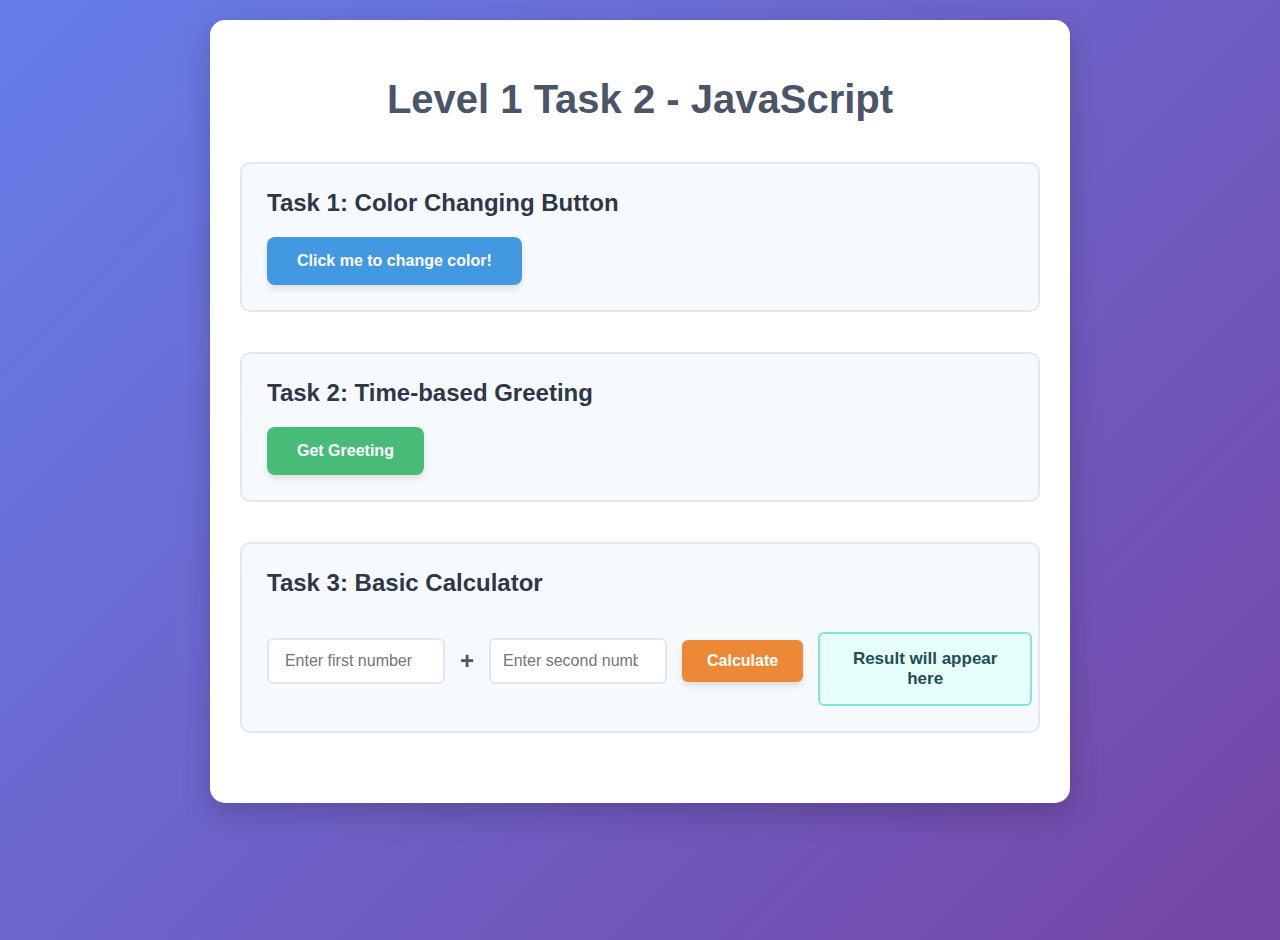
<file: Level1/Task2/index.html>
<!DOCTYPE html>
<html lang="en">
<head>
    <meta charset="UTF-8">
    <meta name="viewport" content="width=device-width, initial-scale=1.0">
    <title>Level 1 Task 2 - JavaScript</title>
    <link rel="stylesheet" href="styles.css">
</head>
<body>
    <div class="container">
        <h1>Level 1 Task 2 - JavaScript</h1>
        
        <!-- Task 1: Color Changing Button -->
        <section class="task">
            <h2>Task 1: Color Changing Button</h2>
            <button id="colorButton" class="color-btn">Click me to change color!</button>
        </section>

        <!-- Task 2: Time-based Greeting -->
        <section class="task">
            <h2>Task 2: Time-based Greeting</h2>
            <button id="greetingButton" class="greeting-btn">Get Greeting</button>
        </section>

        <!-- Task 3: Basic Calculator -->
        <section class="task">
            <h2>Task 3: Basic Calculator</h2>
            <div class="calculator">
                <input type="number" id="num1" placeholder="Enter first number" class="calc-input">
                <span class="operator">+</span>
                <input type="number" id="num2" placeholder="Enter second number" class="calc-input">
                <button id="calculateButton" class="calc-btn">Calculate</button>
                <div id="result" class="result">Result will appear here</div>
            </div>
        </section>
    </div>

    <script src="script.js"></script>
</body>
</html>
</file>
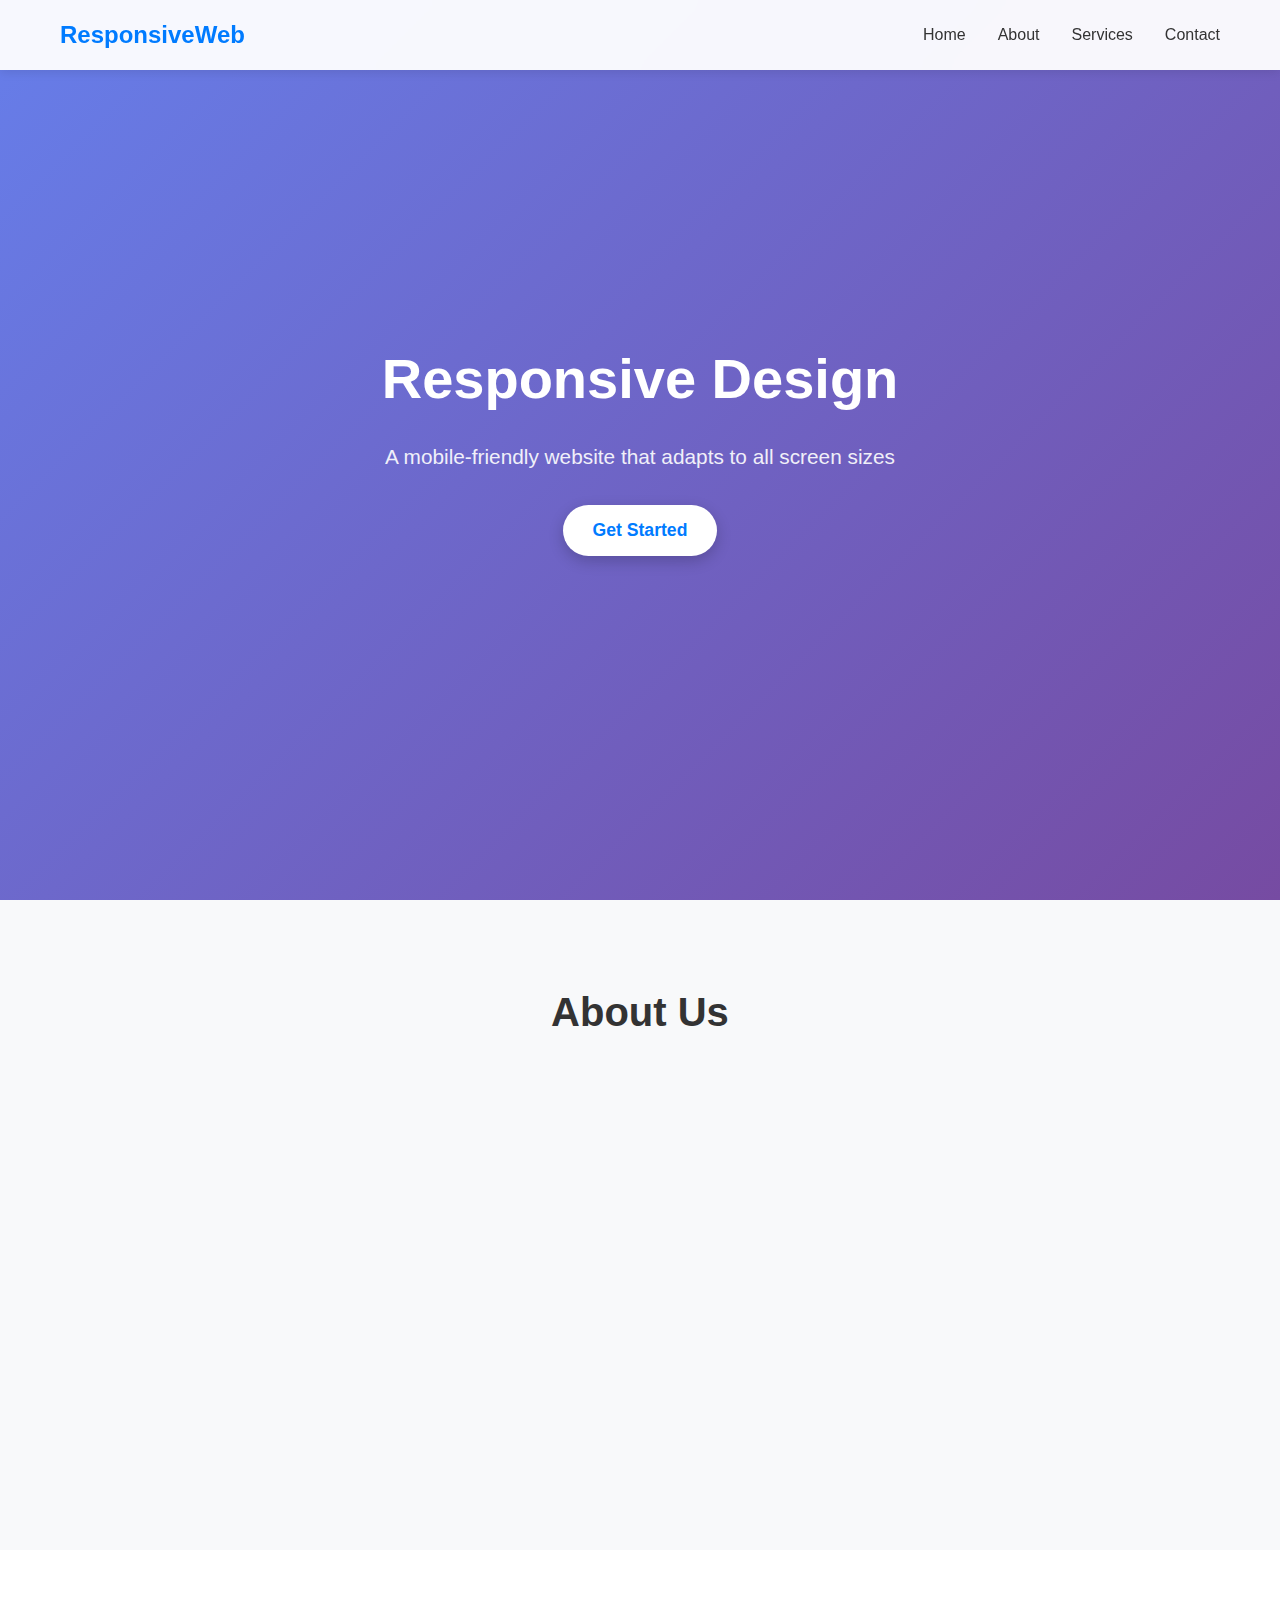
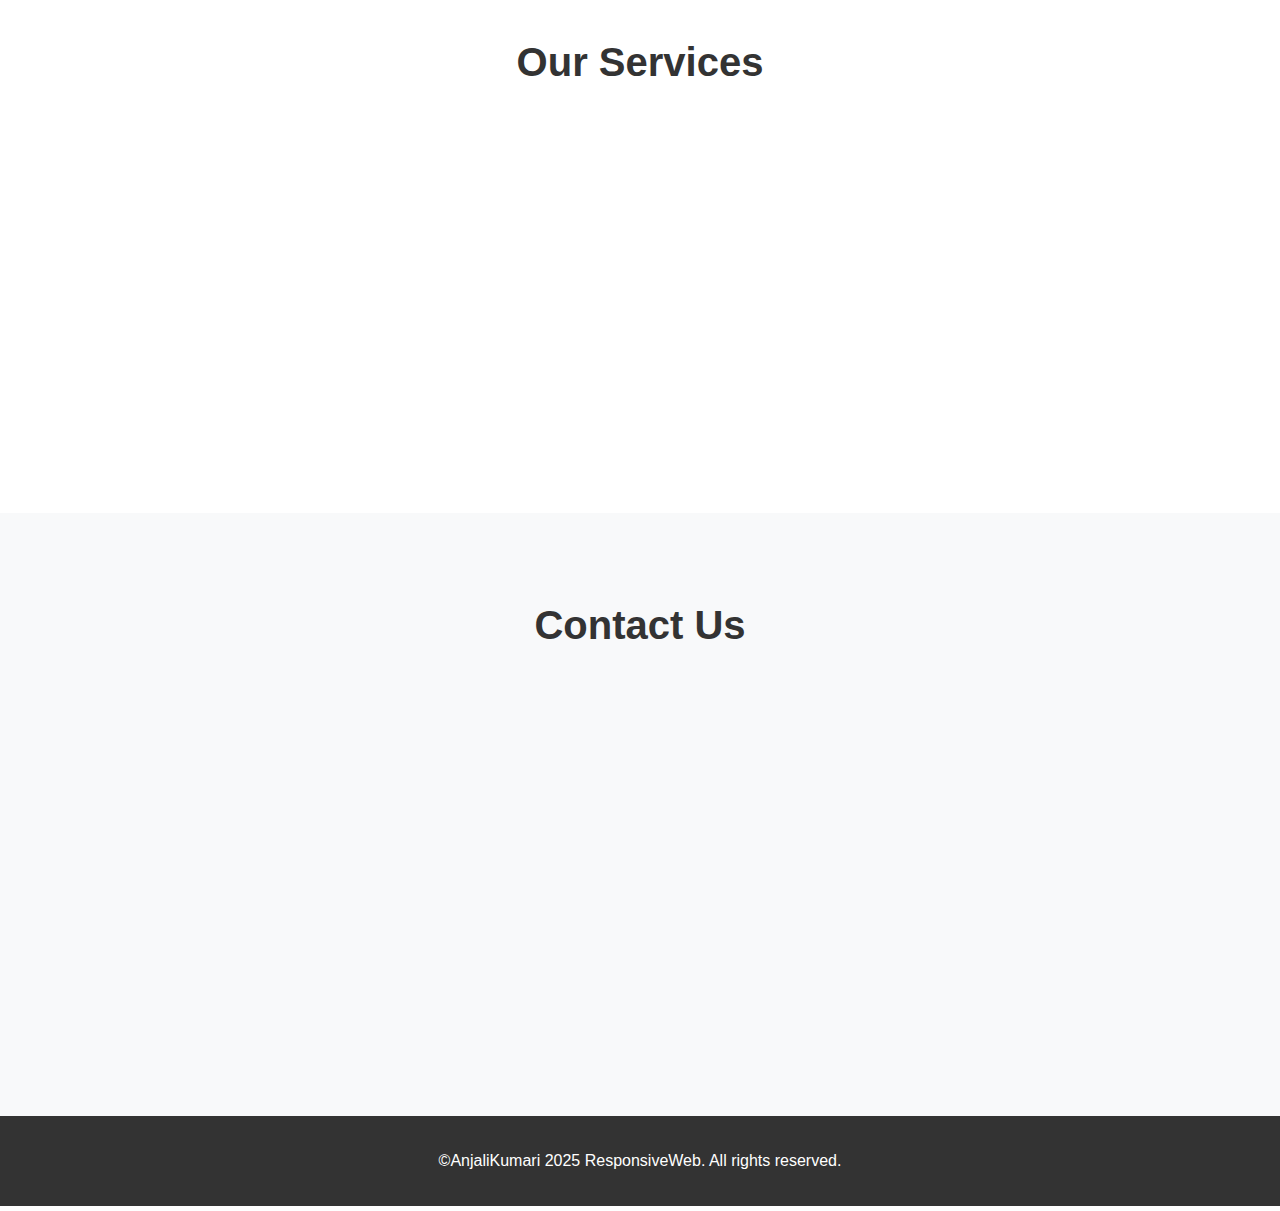
<file: Level2/Task2/index.html>
<!DOCTYPE html>
<html lang="en">
<head>
    <meta charset="UTF-8">
    <meta name="viewport" content="width=device-width, initial-scale=1.0">
    <title>Level 2 Task 2 - Responsive Design</title>
    <link rel="stylesheet" href="styles.css">
    <!-- Font Awesome for icons -->
    <link rel="stylesheet" href="https://cdnjs.cloudflare.com/ajax/libs/font-awesome/6.0.0/css/all.min.css">
</head>
<body>
    <!-- Navigation -->
    <nav class="navbar">
        <div class="nav-container">
            <div class="nav-logo">
                <a href="#home">ResponsiveWeb</a>
            </div>
            
            <!-- Hamburger Menu Button -->
            <div class="hamburger" id="hamburger">
                <span class="bar"></span>
                <span class="bar"></span>
                <span class="bar"></span>
            </div>
            
            <!-- Navigation Menu -->
            <ul class="nav-menu" id="nav-menu">
                <li class="nav-item">
                    <a href="#home" class="nav-link">Home</a>
                </li>
                <li class="nav-item">
                    <a href="#about" class="nav-link">About</a>
                </li>
                <li class="nav-item">
                    <a href="#services" class="nav-link">Services</a>
                </li>
                <li class="nav-item">
                    <a href="#contact" class="nav-link">Contact</a>
                </li>
            </ul>
        </div>
    </nav>

    <!-- Hero Section -->
    <section id="home" class="hero">
        <div class="hero-content">
            <h1 class="hero-title">Responsive Design</h1>
            <p class="hero-subtitle">A mobile-friendly website that adapts to all screen sizes</p>
            <button class="cta-button">Get Started</button>
        </div>
    </section>

    <!-- About Section -->
    <section id="about" class="about">
        <div class="container">
            <h2 class="section-title">About Us</h2>
            <div class="about-content">
                <div class="about-text">
                    <p>This is a responsive webpage that demonstrates how to create a mobile-friendly design using CSS media queries. The navigation menu collapses into a hamburger menu on smaller screens, and the layout adapts seamlessly across different devices.</p>
                    <p>Key features include fluid typography, flexible grid layouts, and touch-friendly navigation elements that provide an optimal user experience on all devices.</p>
                </div>
                <div class="about-image">
                    <img src="./programming-background-with-person-working-with-codes-computer.jpg" alt="About Us">
            </div>
        </div>
    </section>

    <!-- Services Section -->
    <section id="services" class="services">
        <div class="container">
            <h2 class="section-title">Our Services</h2>
            <div class="services-grid">
                <div class="service-card">
                    <div class="service-icon">
                        <i class="fas fa-mobile-alt"></i>
                    </div>
                    <h3>Mobile Design</h3>
                    <p>Responsive design that works perfectly on mobile devices with touch-friendly interfaces.</p>
                </div>
                <div class="service-card">
                    <div class="service-icon">
                        <i class="fas fa-desktop"></i>
                    </div>
                    <h3>Desktop Design</h3>
                    <p>Optimized layouts for desktop screens with enhanced navigation and content display.</p>
                </div>
                <div class="service-card">
                    <div class="service-icon">
                        <i class="fas fa-tablet-alt"></i>
                    </div>
                    <h3>Tablet Design</h3>
                    <p>Perfect balance between mobile and desktop experiences for tablet users.</p>
                </div>
            </div>
        </div>
    </section>

    <!-- Contact Section -->
    <section id="contact" class="contact">
        <div class="container">
            <h2 class="section-title">Contact Us</h2>
            <div class="contact-content">
                <div class="contact-info">
                    <h3>Get in Touch</h3>
                    <p><i class="fas fa-envelope"></i> info@responsiveweb.com</p>
                    <p><i class="fas fa-phone"></i> +1 (555) 123-4567</p>
                    <p><i class="fas fa-map-marker-alt"></i> 123 Responsive Street, Web City</p>
                </div>
                <div class="contact-form">
                    <form>
                        <div class="form-group">
                            <input type="text" placeholder="Your Name" required>
                        </div>
                        <div class="form-group">
                            <input type="email" placeholder="Your Email" required>
                        </div>
                        <div class="form-group">
                            <textarea placeholder="Your Message" rows="5" required></textarea>
                        </div>
                        <button type="submit" class="submit-btn">Send Message</button>
                    </form>
                </div>
            </div>
        </div>
    </section>

    <!-- Footer -->
    <footer class="footer">
        <div class="container">
            <p>&copy;AnjaliKumari 2025 ResponsiveWeb. All rights reserved.</p>
        </div>
    </footer>

    <script src="script.js"></script>
</body>
</html>
</file>
<file: Level1/Task2/styles.css>
body {
    font-family: 'Segoe UI', Tahoma, Geneva, Verdana, sans-serif;
    margin: 0;
    padding: 20px;
    background: linear-gradient(135deg, #667eea 0%, #7545a5 100%);
    min-height: 100vh;
    color: #333;
}

.container {
    max-width: 800px;
    margin: 0 auto;
    background: white;
    border-radius: 15px;
    padding: 30px;
    box-shadow: 0 10px 30px rgba(0,0,0,0.2);
}

h1 {
    text-align: center;
    color: #4a5568;
    margin-bottom: 40px;
    font-size: 2.5em;
}

.task {
    margin-bottom: 40px;
    padding: 25px;
    border: 2px solid #e2e8f0;
    border-radius: 10px;
    background: #f7fafc;
}

.task h2 {
    color: #2d3748;
    margin-top: 0;
    margin-bottom: 20px;
    font-size: 1.5em;
}

/* Color Changing Button */
.color-btn {
    padding: 15px 30px;
    font-size: 16px;
    border: none;
    border-radius: 8px;
    cursor: pointer;
    background: #4299e1;
    color: white;
    font-weight: bold;
    transition: all 0.3s ease;
    box-shadow: 0 4px 6px rgba(0,0,0,0.1);
}

.color-btn:hover {
    transform: translateY(-2px);
    box-shadow: 0 6px 12px rgba(0,0,0,0.15);
    
}

/* Greeting Button */
.greeting-btn {
    padding: 15px 30px;
    font-size: 16px;
    border: none;
    border-radius: 8px;
    cursor: pointer;
    background: #48bb78;
    color: white;
    font-weight: bold;
    transition: all 0.3s ease;
    box-shadow: 0 4px 6px rgba(0,0,0,0.1);
}

.greeting-btn:hover {
    background: #38a169;
    transform: translateY(-2px);
    box-shadow: 0 6px 12px rgba(0,0,0,0.15);
}

/* Calculator */
.calculator {
    display: flex;
    align-items: center;
    gap: 15px;
}

.calc-input {
    padding: 12px;
    border: 2px solid #e2e8f0;
    border-radius: 6px;
    font-size: 16px;
    width: 150px;
    text-align: center;
    transition: border-color 0.3s ease;
}

.calc-input:focus {
    outline: none;
    border-color: #4299e1;
    box-shadow: 0 0 0 3px rgba(66, 153, 225, 0.1);
}

.operator {
    font-size: 24px;
    font-weight: bold;
    color: #4a5568;
}

.calc-btn {
    padding: 12px 25px;
    font-size: 16px;
    border: none;
    border-radius: 6px;
    cursor: pointer;
    background: #ed8936;
    color: white;
    font-weight: bold;
    transition: all 0.3s ease;
    box-shadow: 0 4px 6px rgba(0,0,0,0.1);
}

.calc-btn:hover {
    background: #dd6b20;
    transform: translateY(-2px);
    box-shadow: 0 6px 12px rgba(0,0,0,0.15);
}

.result {
    margin-top: 15px;
    padding: 15px;
    background: #e6fffa;
    border: 2px solid #81e6d9;
    border-radius: 6px;
    font-size: 17px;
    font-weight: bold;
    color: #234e52;
    min-width: 180px;
    height: auto;
    text-align: center;
}

/* Responsive Design */
@media (max-width: 600px) {
    .container {
        padding: 20px;
        margin: 10px;
    }
    
    .task {
        padding: 20px;
    }

    .calculator {
        flex-direction: column;
    }
    
    .calc-input {
        width: 100px;
    }
} 

@media (max-width: 800px) {
    .calculator {
        flex-direction: column;
    }

    .calc-input {
        width: 180px;
    }
}
</file>
<file: Level2/Task2/styles.css>
/* Reset and Base Styles */
* {
    margin: 0;
    padding: 0;
    box-sizing: border-box;
}

body {
    font-family: 'Segoe UI', Tahoma, Geneva, Verdana, sans-serif;
    line-height: 1.6;
    color: #333;
    overflow-x: hidden;
}

.container {
    max-width: 1200px;
    margin: 0 auto;
    padding: 0 20px;
}

/* Navigation Styles */
.navbar {
    position: fixed;
    top: 0;
    width: 100%;
    background: rgba(255, 255, 255, 0.95);
    backdrop-filter: blur(10px);
    box-shadow: 0 2px 10px rgba(0, 0, 0, 0.1);
    z-index: 1000;
    transition: all 0.3s ease;
}

.nav-container {
    max-width: 1200px;
    margin: 0 auto;
    padding: 0 20px;
    display: flex;
    justify-content: space-between;
    align-items: center;
    height: 70px;
}

.nav-logo a {
    font-size: 1.5rem;
    font-weight: bold;
    color: #007bff;
    text-decoration: none;
    transition: color 0.3s ease;
}

.nav-logo a:hover {
    color: #0056b3;
}

.nav-menu {
    display: flex;
    list-style: none;
    gap: 2rem;
    align-items: center;
}

.nav-link {
    color: #333;
    text-decoration: none;
    font-weight: 500;
    transition: color 0.3s ease;
    position: relative;
}

.nav-link:hover {
    color: #007bff;
}

.nav-link::after {
    content: '';
    position: absolute;
    width: 0;
    height: 2px;
    bottom: -5px;
    left: 0;
    background-color: #007bff;
    transition: width 0.3s ease;
}

.nav-link:hover::after {
    width: 100%;
}

/* Hamburger Menu */
.hamburger {
    display: none;
    flex-direction: column;
    cursor: pointer;
    padding: 5px;
}

.bar {
    width: 25px;
    height: 3px;
    background-color: #333;
    margin: 3px 0;
    transition: 0.3s;
    border-radius: 2px;
}

/* Hero Section */
.hero {
    height: 100vh;
    background: linear-gradient(135deg, #667eea 0%, #764ba2 100%);
    display: flex;
    align-items: center;
    justify-content: center;
    text-align: center;
    color: white;
    padding-top: 70px;
}

.hero-content {
    max-width: 800px;
    padding: 0 20px;
}

.hero-title {
    font-size: 3.5rem;
    margin-bottom: 1rem;
    font-weight: 700;
}

.hero-subtitle {
    font-size: 1.3rem;
    margin-bottom: 2rem;
    opacity: 0.9;
}

.cta-button {
    padding: 15px 30px;
    font-size: 1.1rem;
    background: white;
    color: #007bff;
    border: none;
    border-radius: 50px;
    cursor: pointer;
    font-weight: 600;
    transition: all 0.3s ease;
    box-shadow: 0 5px 15px rgba(0, 0, 0, 0.2);
}

.cta-button:hover {
    transform: translateY(-3px);
    box-shadow: 0 8px 25px rgba(0, 0, 0, 0.3);
}

/* Section Styles */
section {
    padding: 80px 0;
}

.section-title {
    text-align: center;
    font-size: 2.5rem;
    margin-bottom: 3rem;
    color: #333;
}

/* About Section */
.about {
    background: #f8f9fa;
}

.about-content {
    display: grid;
    grid-template-columns: 1fr 1fr;
    gap: 3rem;
    align-items: center;
}

.about-text p {
    margin-bottom: 1rem;
    font-size: 1.1rem;
    color: #666;
}

.about-image img {
    width: 100%;
    border-radius: 10px;
    box-shadow: 0 10px 30px rgba(0, 0, 0, 0.1);
}

/* Services Section */
.services-grid {
    display: grid;
    grid-template-columns: repeat(auto-fit, minmax(300px, 1fr));
    gap: 2rem;
}

.service-card {
    background: white;
    padding: 2rem;
    border-radius: 15px;
    text-align: center;
    box-shadow: 0 5px 20px rgba(0, 0, 0, 0.1);
    transition: transform 0.3s ease, box-shadow 0.3s ease;
}

.service-card:hover {
    transform: translateY(-10px);
    box-shadow: 0 15px 40px rgba(0, 0, 0, 0.15);
}

.service-icon {
    width: 80px;
    height: 80px;
    background: linear-gradient(135deg, #007bff, #0056b3);
    border-radius: 50%;
    display: flex;
    align-items: center;
    justify-content: center;
    margin: 0 auto 1.5rem;
    color: white;
    font-size: 2rem;
}

.service-card h3 {
    margin-bottom: 1rem;
    color: #333;
}

.service-card p {
    color: #666;
    line-height: 1.6;
}

/* Contact Section */
.contact {
    background: #f8f9fa;
}

.contact-content {
    display: grid;
    grid-template-columns: 1fr 1fr;
    gap: 3rem;
}

.contact-info h3 {
    margin-bottom: 1.5rem;
    color: #333;
}

.contact-info p {
    margin-bottom: 1rem;
    display: flex;
    align-items: center;
    gap: 10px;
    color: #666;
}

.contact-info i {
    color: #007bff;
    width: 20px;
}

.form-group {
    margin-bottom: 1.5rem;
}

.form-group input,
.form-group textarea {
    width: 100%;
    padding: 12px;
    border: 2px solid #e9ecef;
    border-radius: 8px;
    font-size: 1rem;
    transition: border-color 0.3s ease;
}

.form-group input:focus,
.form-group textarea:focus {
    outline: none;
    border-color: #007bff;
}

.submit-btn {
    padding: 12px 30px;
    background: #007bff;
    color: white;
    border: none;
    border-radius: 8px;
    font-size: 1rem;
    cursor: pointer;
    transition: background 0.3s ease;
}

.submit-btn:hover {
    background: #0056b3;
}

/* Footer */
.footer {
    background: #333;
    color: white;
    text-align: center;
    padding: 2rem 0;
}

/* Responsive Design - Media Queries */

/* Large Desktop */
@media (max-width: 1200px) {
    .container {
        max-width: 960px;
    }
}

/* Desktop */
@media (max-width: 992px) {
    .container {
        max-width: 720px;
    }
    
    .hero-title {
        font-size: 3rem;
    }
    
    .about-content {
        grid-template-columns: 1fr;
        gap: 2rem;
    }
    
    .contact-content {
        grid-template-columns: 1fr;
        gap: 2rem;
    }
}

/* Tablet */
@media (max-width: 768px) {
    .container {
        max-width: 540px;
    }
    
    /* Hamburger Menu Activation */
    .hamburger {
        display: flex;
    }
    
    .nav-menu {
        position: fixed;
        left: -100%;
        top: 70px;
        flex-direction: column;
        background-color: white;
        width: 100%;
        text-align: center;
        transition: 0.3s;
        box-shadow: 0 10px 27px rgba(0, 0, 0, 0.05);
        padding: 2rem 0;
        gap: 1rem;
    }
    
    .nav-menu.active {
        left: 0;
    }
    
    .nav-item {
        margin: 1rem 0;
    }
    
    /* Hamburger Animation */
    .hamburger.active .bar:nth-child(2) {
        opacity: 0;
    }
    
    .hamburger.active .bar:nth-child(1) {
        transform: translateY(8px) rotate(45deg);
    }
    
    .hamburger.active .bar:nth-child(3) {
        transform: translateY(-8px) rotate(-45deg);
    }
    
    /* Hero Section Adjustments */
    .hero-title {
        font-size: 2.5rem;
    }
    
    .hero-subtitle {
        font-size: 1.1rem;
    }
    
    /* Section Adjustments */
    section {
        padding: 60px 0;
    }
    
    .section-title {
        font-size: 2rem;
    }
    
    /* Services Grid */
    .services-grid {
        grid-template-columns: 1fr;
        gap: 1.5rem;
    }
}

/* Mobile */
@media (max-width: 576px) {
    .container {
        padding: 0 15px;
    }
    
    .nav-container {
        padding: 0 15px;
    }
    
    .hero-title {
        font-size: 2rem;
    }
    
    .hero-subtitle {
        font-size: 1rem;
    }
    
    .cta-button {
        padding: 12px 25px;
        font-size: 1rem;
    }
    
    .section-title {
        font-size: 1.8rem;
    }
    
    .service-card {
        padding: 1.5rem;
    }
    
    .service-icon {
        width: 60px;
        height: 60px;
        font-size: 1.5rem;
    }
    
    .about-text p {
        font-size: 1rem;
    }
}

/* Small Mobile */
@media (max-width: 480px) {
    .hero-title {
        font-size: 1.8rem;
    }
    
    .hero-subtitle {
        font-size: 0.9rem;
    }
    
    .section-title {
        font-size: 1.5rem;
    }
    
    .service-card {
        padding: 1rem;
    }
    
    .contact-info p {
        font-size: 0.9rem;
    }
}
</file>
